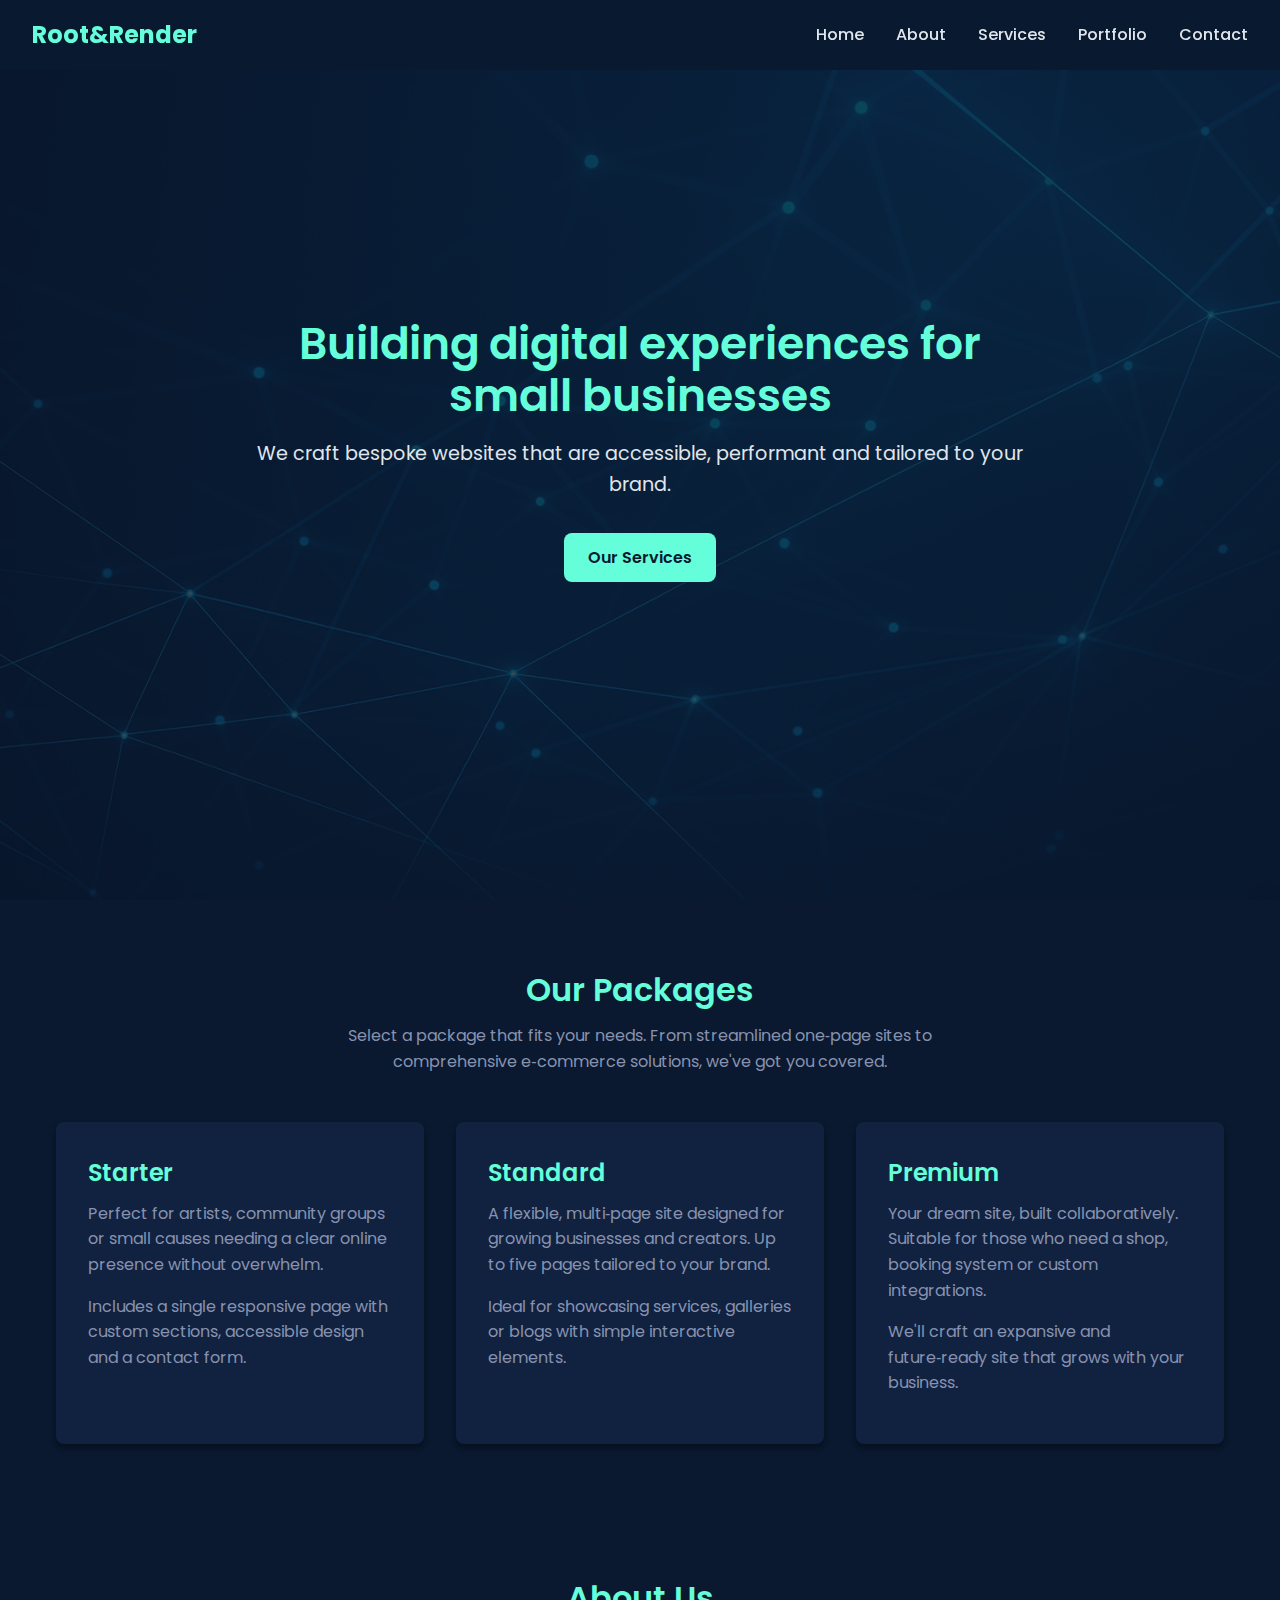
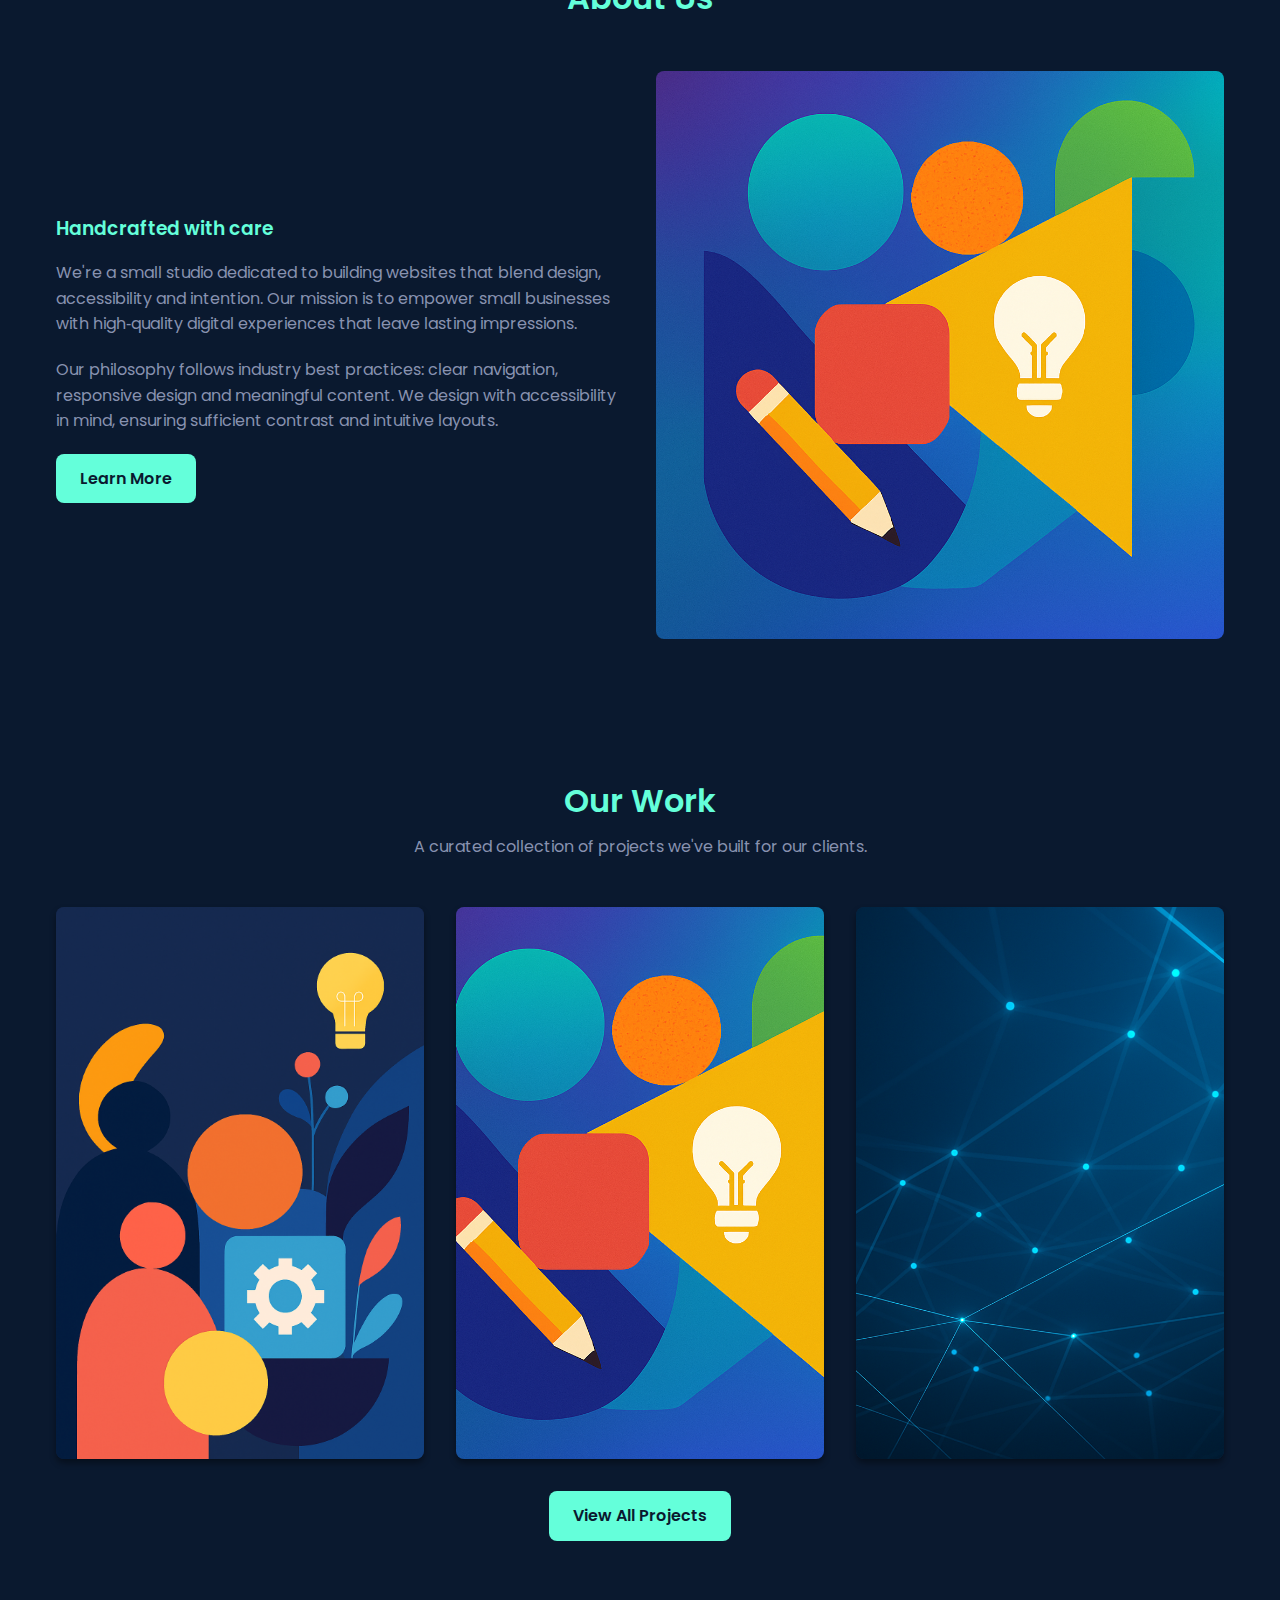
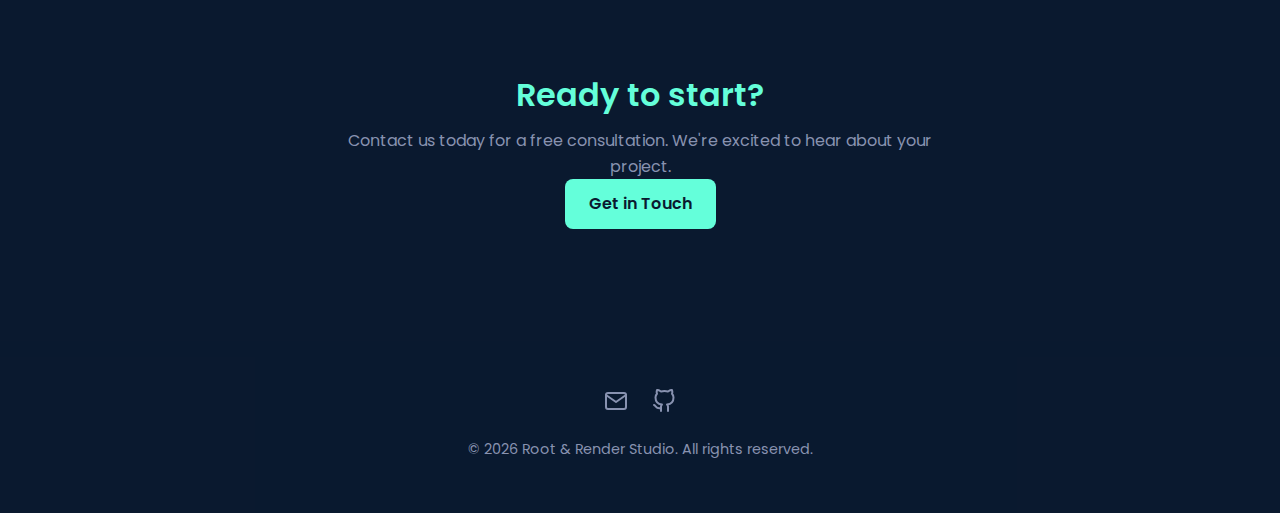
<file: index.html>
<!DOCTYPE html>
<html lang="en">
<head>
  <meta charset="UTF-8">
  <meta name="viewport" content="width=device-width, initial-scale=1.0">
  <meta name="description" content="Tech Development Studio builds bespoke websites for small businesses, blending design, accessibility and performance.">
  <title>Root & Render Studio</title>
  <!-- Preconnect to improve font loading performance -->
  <link rel="preconnect" href="https://fonts.gstatic.com" crossorigin>
  <link href="https://fonts.googleapis.com/css2?family=Poppins:wght@400;500;600;700&display=swap" rel="stylesheet">
  <link rel="stylesheet" href="style.css">
</head>
<body>
  <!-- Site navigation -->
  <nav role="navigation">
    <div class="logo">Root&Render</div>
    <button class="nav-toggle" aria-label="Open menu" aria-expanded="false">
      <span></span>
      <span></span>
      <span></span>
    </button>
    <ul>
      <li><a href="index.html">Home</a></li>
      <li><a href="about.html">About</a></li>
      <li><a href="services.html">Services</a></li>
      <li><a href="portfolio.html">Portfolio</a></li>
      <li><a href="contact.html">Contact</a></li>
    </ul>
  </nav>

  <!-- Hero section -->
  <header class="hero" aria-label="Hero section with introduction">
    <div class="hero-content">
      <h1>Building digital experiences for small businesses</h1>
      <p>We craft bespoke websites that are accessible, performant and tailored to your brand.</p>
      <a href="services.html" class="button">Our Services</a>
    </div>
  </header>

  <!-- Services overview section -->
  <section id="packages">
    <div class="section-heading">
      <h2>Our Packages</h2>
      <p>Select a package that fits your needs. From streamlined one‑page sites to comprehensive e‑commerce solutions, we've got you covered.</p>
    </div>
    <div class="cards-grid">
      <div class="card">
        <h3>Starter</h3>
        <p>Perfect for artists, community groups or small causes needing a clear online presence without overwhelm.</p>
        <p>Includes a single responsive page with custom sections, accessible design and a contact form.</p>
      </div>
      <div class="card">
        <h3>Standard</h3>
        <p>A flexible, multi‑page site designed for growing businesses and creators. Up to five pages tailored to your brand.</p>
        <p>Ideal for showcasing services, galleries or blogs with simple interactive elements.</p>
      </div>
      <div class="card">
        <h3>Premium</h3>
        <p>Your dream site, built collaboratively. Suitable for those who need a shop, booking system or custom integrations.</p>
        <p>We'll craft an expansive and future‑ready site that grows with your business.</p>
      </div>
    </div>
  </section>

  <!-- About preview section -->
  <section id="about-preview">
    <div class="section-heading">
      <h2>About Us</h2>
    </div>
    <div class="about-container">
      <div class="about-text">
        <h3>Handcrafted with care</h3>
        <p>We're a small studio dedicated to building websites that blend design, accessibility and intention. Our mission is to empower small businesses with high‑quality digital experiences that leave lasting impressions.</p>
        <p>Our philosophy follows industry best practices: clear navigation, responsive design and meaningful content. We design with accessibility in mind, ensuring sufficient contrast and intuitive layouts.</p>
        <a href="about.html" class="button">Learn More</a>
      </div>
      <div class="about-image">
        <img src="images/creative.png" alt="Abstract representation of creativity and collaboration">
      </div>
    </div>
  </section>

  <!-- Portfolio preview section -->
  <section id="work-preview">
    <div class="section-heading">
      <h2>Our Work</h2>
      <p>A curated collection of projects we've built for our clients.</p>
    </div>
    <div class="portfolio-grid">
      <a href="https://stellular-fox-4bf26e.netlify.app/" class="portfolio-item" aria-label="Project One sample">
        <img src="images/code.png" alt="Abstract project representation">
        <div class="portfolio-info">
          <h4>Project One</h4>
          <p>Custom Storefront website for a Bookstore</p>
        </div>
      </a>
      <a href="https://fascinating-sprinkles-64ebd1.netlify.app/" class="portfolio-item" aria-label="Project Two sample">
        <img src="images/creative.png" alt="Abstract project representation">
        <div class="portfolio-info">
          <h4>Project Two</h4>
          <p>E‑commerce shop for a local crafts business.</p>
        </div>
      </a>
      <a href="https://synapseworks.github.io/improved_grocery_planner/" class="portfolio-item" aria-label="Project Three sample">
        <img src="images/hero.png" alt="Abstract project representation">
        <div class="portfolio-info">
          <h4>Project Three</h4>
          <p>Customized Grocery Planner Application</p>
        </div>
      </a>
    </div>
    <div style="text-align: center; margin-top: 2rem;">
      <a href="portfolio.html" class="button">View All Projects</a>
    </div>
  </section>

  <!-- Call‑to‑action section -->
  <section id="cta-contact">
    <div class="section-heading">
      <h2>Ready to start?</h2>
      <p>Contact us today for a free consultation. We're excited to hear about your project.</p>
      <a href="contact.html" class="button">Get in Touch</a>
    </div>
  </section>

  <!-- Footer -->
  <footer>
    <div class="social-links">
      <a href="mailto:Adam.Taylor1993@outlook.com" aria-label="Send an email">
        <svg xmlns="http://www.w3.org/2000/svg" width="24" height="24" viewBox="0 0 24 24" fill="none" stroke="currentColor" stroke-width="2" stroke-linecap="round" stroke-linejoin="round"><path d="M4 4h16c1.1 0 2 .9 2 2v12c0 1.1-.9 2-2 2H4c-1.1 0-2-.9-2-2V6c0-1.1.9-2 2-2z"/><polyline points="22,6 12,13 2,6"/></svg>
      </a>
      <a href="https://github.com/SynapseWorks" target="_blank" rel="noopener" aria-label="GitHub profile">
        <svg xmlns="http://www.w3.org/2000/svg" width="24" height="24" viewBox="0 0 24 24" fill="none" stroke="currentColor" stroke-width="2" stroke-linecap="round" stroke-linejoin="round"><path d="M9 19c-5 1.5-5-2.5-7-3m14 6v-3.87a3.37 3.37 0 0 0-.94-2.61c3.14-.35 6.44-1.54 6.44-7A5.44 5.44 0 0 0 20 4.77 5.07 5.07 0 0 0 19.91 1S18.73.65 16 2.48a13.38 13.38 0 0 0-7 0C6.27.65 5.09 1 5.09 1A5.07 5.07 0 0 0 5 4.77a5.44 5.44 0 0 0-1.5 3.78c0 5.42 3.3 6.61 6.44 7A3.37 3.37 0 0 0 9 18.13V22"/></svg>
      </a>
    </div>
    <p>&copy; <span id="year"></span> Root & Render Studio. All rights reserved.</p>
  </footer>

  <script src="script.js"></script>
  <script>
    // update year in footer
    document.getElementById('year').textContent = new Date().getFullYear();
  </script>
</body>
</html>
</file>
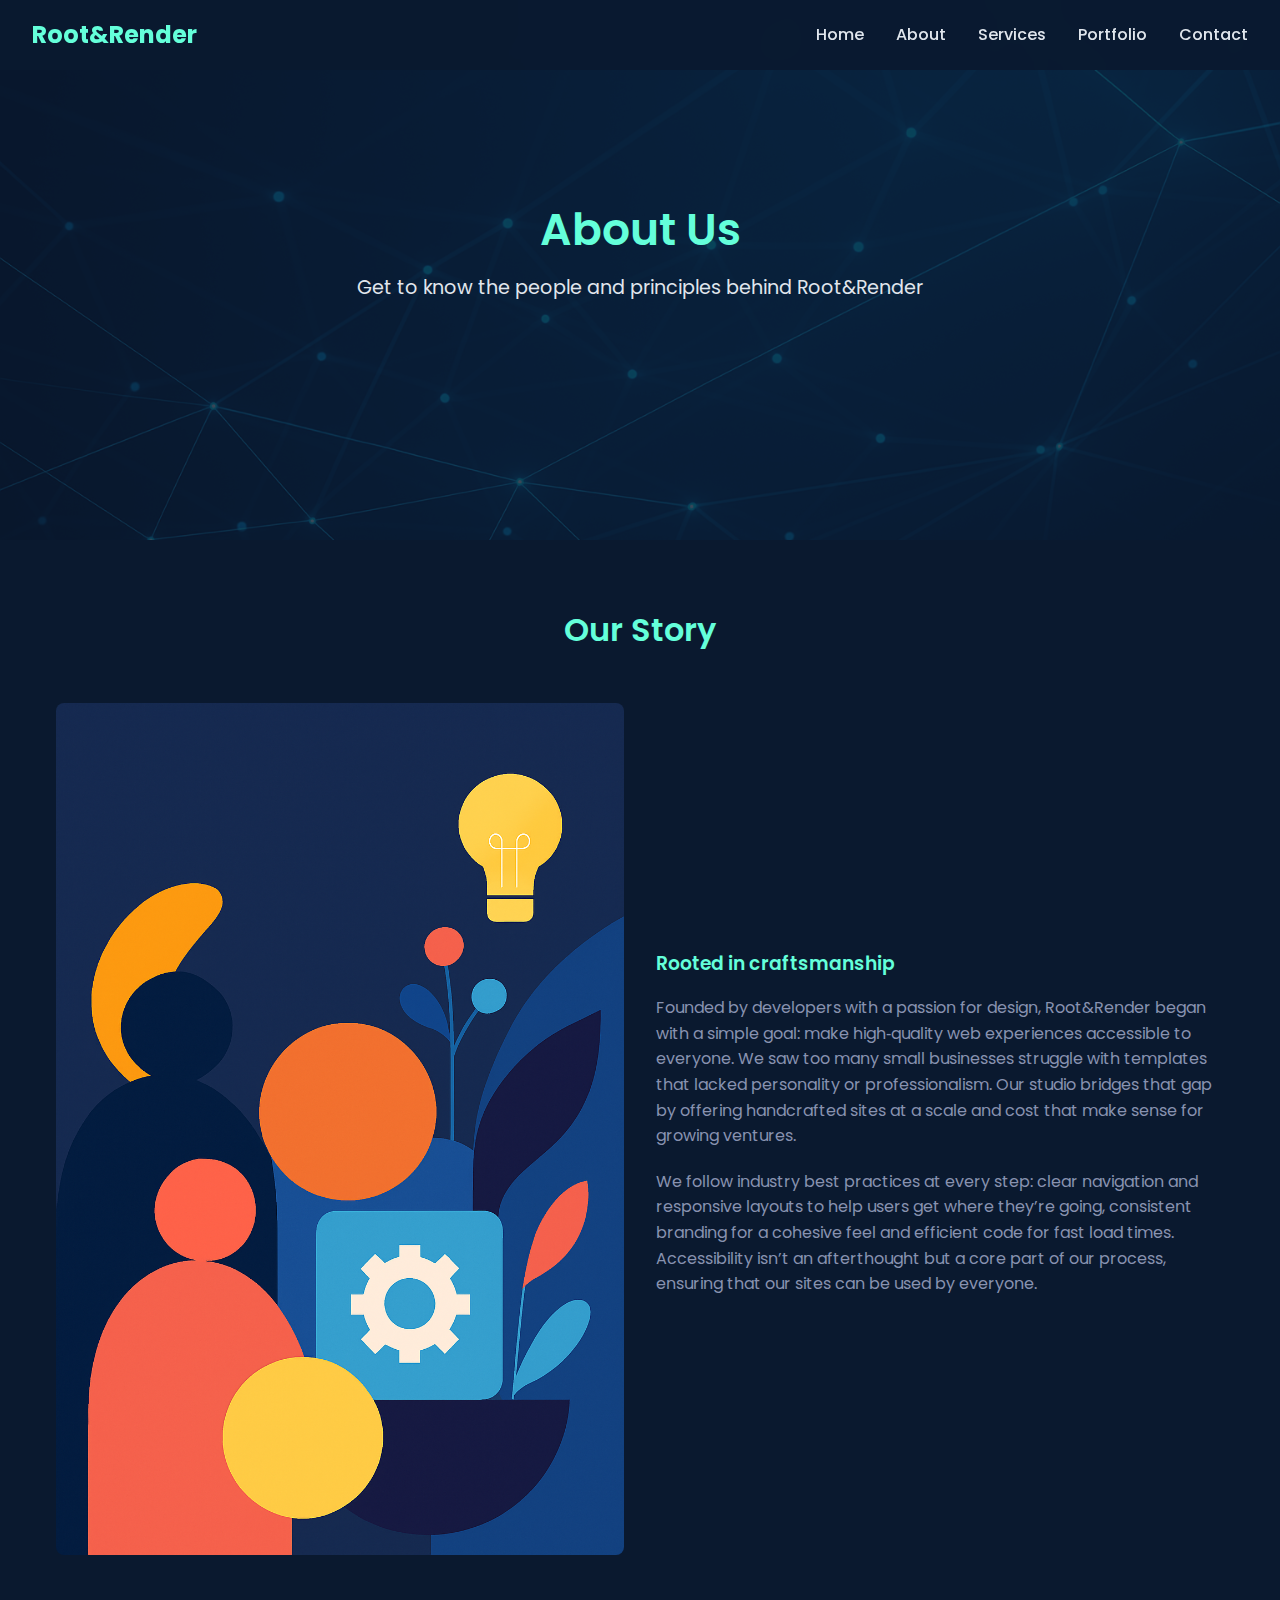
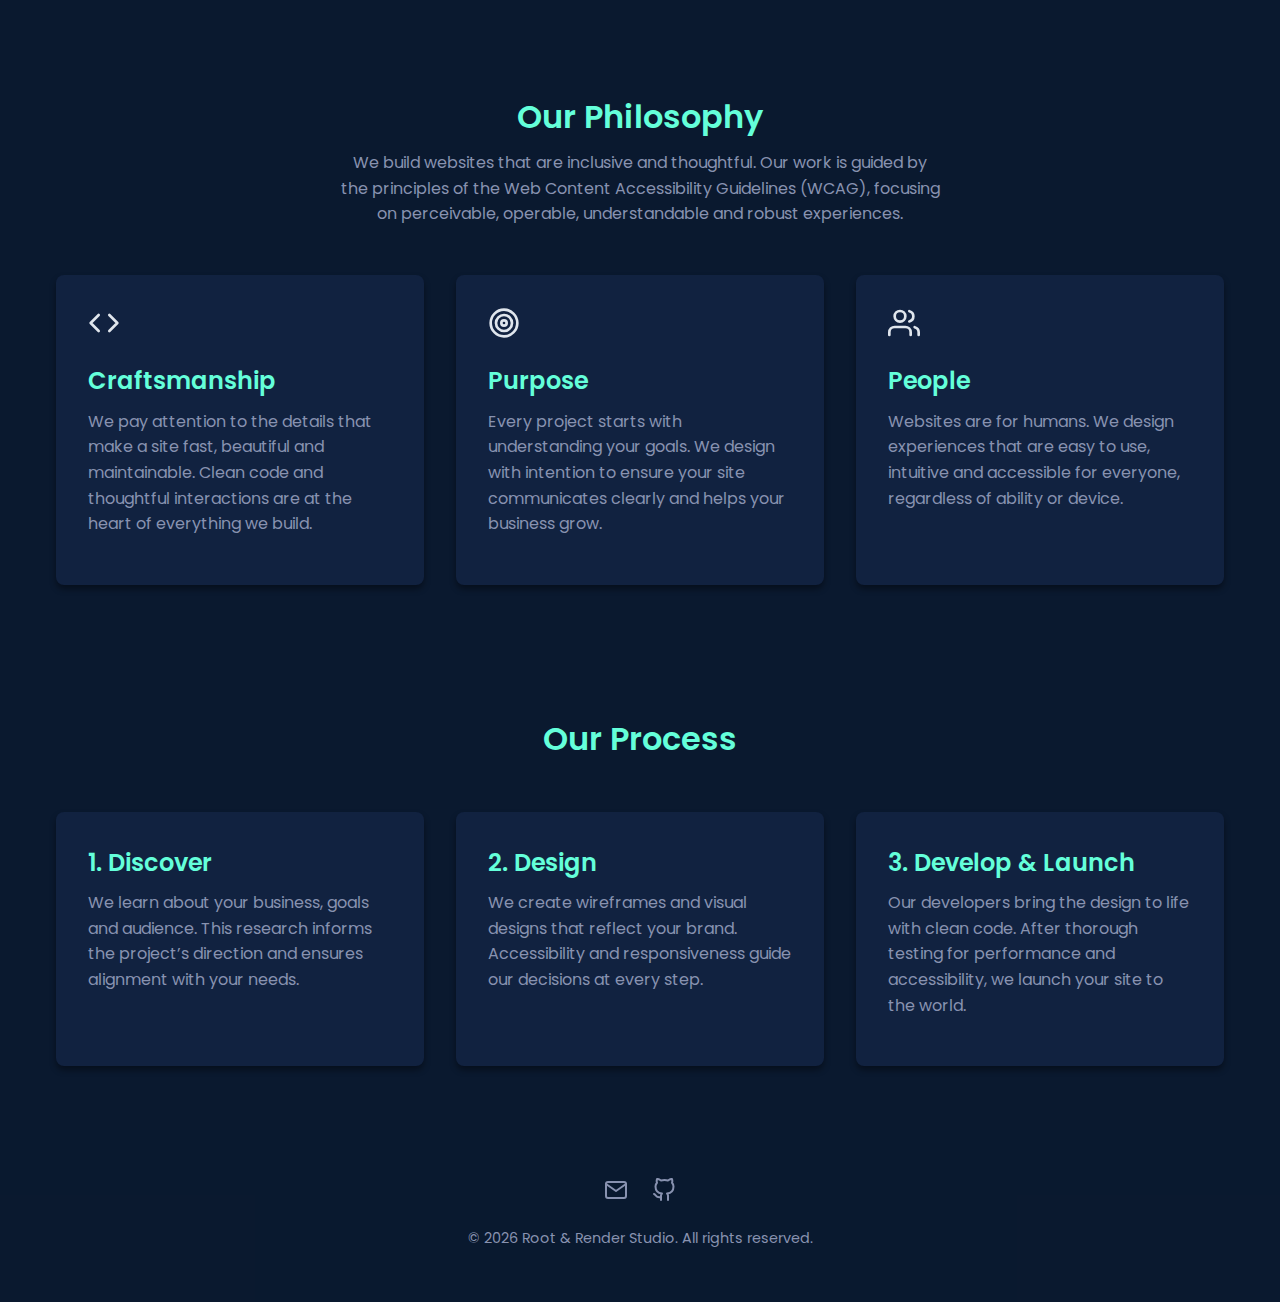
<file: about.html>
<!DOCTYPE html>
<html lang="en">
<head>
  <meta charset="UTF-8">
  <meta name="viewport" content="width=device-width, initial-scale=1.0">
  <meta name="description" content="Learn about Root & Render – our story, philosophy and process of building accessible websites for small businesses.">
  <title>About Us | Root&Render Studio</title>
  <link rel="preconnect" href="https://fonts.gstatic.com" crossorigin>
  <link href="https://fonts.googleapis.com/css2?family=Poppins:wght@400;500;600;700&display=swap" rel="stylesheet">
  <link rel="stylesheet" href="style.css">
</head>
<body>
  <nav role="navigation">
    <div class="logo">Root&Render</div>
    <button class="nav-toggle" aria-label="Open menu" aria-expanded="false">
      <span></span>
      <span></span>
      <span></span>
    </button>
    <ul>
      <li><a href="index.html">Home</a></li>
      <li><a href="about.html">About</a></li>
      <li><a href="services.html">Services</a></li>
      <li><a href="portfolio.html">Portfolio</a></li>
      <li><a href="contact.html">Contact</a></li>
    </ul>
  </nav>

  <!-- About hero section -->
  <header class="hero" style="height: 60vh; background-image: url('images/hero.png');" aria-label="About page hero">
    <div class="hero-content">
      <h1>About Us</h1>
      <p>Get to know the people and principles behind Root&Render</p>
    </div>
  </header>

  <!-- Story section -->
  <section id="story">
    <div class="section-heading">
      <h2>Our Story</h2>
    </div>
    <div class="about-container">
      <div class="about-image">
        <img src="images/code.png" alt="Abstract illustration representing code and development">
      </div>
      <div class="about-text">
        <h3>Rooted in craftsmanship</h3>
        <p>Founded by developers with a passion for design, Root&Render began with a simple goal: make high‑quality web experiences accessible to everyone. We saw too many small businesses struggle with templates that lacked personality or professionalism. Our studio bridges that gap by offering handcrafted sites at a scale and cost that make sense for growing ventures.</p>
        <p>We follow industry best practices at every step: clear navigation and responsive layouts to help users get where they’re going, consistent branding for a cohesive feel and efficient code for fast load times. Accessibility isn’t an afterthought but a core part of our process, ensuring that our sites can be used by everyone.</p>
      </div>
    </div>
  </section>

  <!-- Philosophy and values section -->
  <section id="philosophy">
    <div class="section-heading">
      <h2>Our Philosophy</h2>
      <p>We build websites that are inclusive and thoughtful. Our work is guided by the principles of the Web Content Accessibility Guidelines (WCAG), focusing on perceivable, operable, understandable and robust experiences.</p>
    </div>
    <div class="cards-grid">
      <div class="card">
        <!-- code icon -->
        <div style="margin-bottom: 1rem;">
          <svg xmlns="http://www.w3.org/2000/svg" width="32" height="32" viewBox="0 0 24 24" fill="none" stroke="currentColor" stroke-width="2" stroke-linecap="round" stroke-linejoin="round"><polyline points="16 18 22 12 16 6"/><polyline points="8 6 2 12 8 18"/></svg>
        </div>
        <h3>Craftsmanship</h3>
        <p>We pay attention to the details that make a site fast, beautiful and maintainable. Clean code and thoughtful interactions are at the heart of everything we build.</p>
      </div>
      <div class="card">
        <!-- target icon -->
        <div style="margin-bottom: 1rem;">
          <svg xmlns="http://www.w3.org/2000/svg" width="32" height="32" viewBox="0 0 24 24" fill="none" stroke="currentColor" stroke-width="2" stroke-linecap="round" stroke-linejoin="round"><circle cx="12" cy="12" r="10"/><circle cx="12" cy="12" r="6"/><circle cx="12" cy="12" r="2"/></svg>
        </div>
        <h3>Purpose</h3>
        <p>Every project starts with understanding your goals. We design with intention to ensure your site communicates clearly and helps your business grow.</p>
      </div>
      <div class="card">
        <!-- users icon -->
        <div style="margin-bottom: 1rem;">
          <svg xmlns="http://www.w3.org/2000/svg" width="32" height="32" viewBox="0 0 24 24" fill="none" stroke="currentColor" stroke-width="2" stroke-linecap="round" stroke-linejoin="round"><path d="M17 21v-2a4 4 0 0 0-4-4H5a4 4 0 0 0-4 4v2"/><circle cx="9" cy="7" r="4"/><path d="M23 21v-2a4 4 0 0 0-3-3.87"/><path d="M16 3.13a4 4 0 0 1 0 7.75"/></svg>
        </div>
        <h3>People</h3>
        <p>Websites are for humans. We design experiences that are easy to use, intuitive and accessible for everyone, regardless of ability or device.</p>
      </div>
    </div>
  </section>

  <!-- Process section -->
  <section id="process">
    <div class="section-heading">
      <h2>Our Process</h2>
    </div>
    <div class="cards-grid">
      <div class="card">
        <h3>1. Discover</h3>
        <p>We learn about your business, goals and audience. This research informs the project’s direction and ensures alignment with your needs.</p>
      </div>
      <div class="card">
        <h3>2. Design</h3>
        <p>We create wireframes and visual designs that reflect your brand. Accessibility and responsiveness guide our decisions at every step.</p>
      </div>
      <div class="card">
        <h3>3. Develop & Launch</h3>
        <p>Our developers bring the design to life with clean code. After thorough testing for performance and accessibility, we launch your site to the world.</p>
      </div>
    </div>
  </section>

  <!-- Footer -->
  <footer>
    <div class="social-links">
      <a href="mailto:adam.Taylor1993@outlook.com" aria-label="Send an email">
        <svg xmlns="http://www.w3.org/2000/svg" width="24" height="24" viewBox="0 0 24 24" fill="none" stroke="currentColor" stroke-width="2" stroke-linecap="round" stroke-linejoin="round"><path d="M4 4h16c1.1 0 2 .9 2 2v12c0 1.1-.9 2-2 2H4c-1.1 0-2-.9-2-2V6c0-1.1.9-2 2-2z"/><polyline points="22,6 12,13 2,6"/></svg>
      </a>
      <a href="https://github.com/SynapseWorks" target="_blank" rel="noopener" aria-label="GitHub profile">
        <svg xmlns="http://www.w3.org/2000/svg" width="24" height="24" viewBox="0 0 24 24" fill="none" stroke="currentColor" stroke-width="2" stroke-linecap="round" stroke-linejoin="round"><path d="M9 19c-5 1.5-5-2.5-7-3m14 6v-3.87a3.37 3.37 0 0 0-.94-2.61c3.14-.35 6.44-1.54 6.44-7A5.44 5.44 0 0 0 20 4.77 5.07 5.07 0 0 0 19.91 1S18.73.65 16 2.48a13.38 13.38 0 0 0-7 0C6.27.65 5.09 1 5.09 1A5.07 5.07 0 0 0 5 4.77a5.44 5.44 0 0 0-1.5 3.78c0 5.42 3.3 6.61 6.44 7A3.37 3.37 0 0 0 9 18.13V22"/></svg>
      </a>
    </div>
    <p>&copy; <span id="year"></span> Root & Render Studio. All rights reserved.</p>
  </footer>

  <script src="script.js"></script>
  <script>
    document.getElementById('year').textContent = new Date().getFullYear();
  </script>
</body>
</html>
</file>
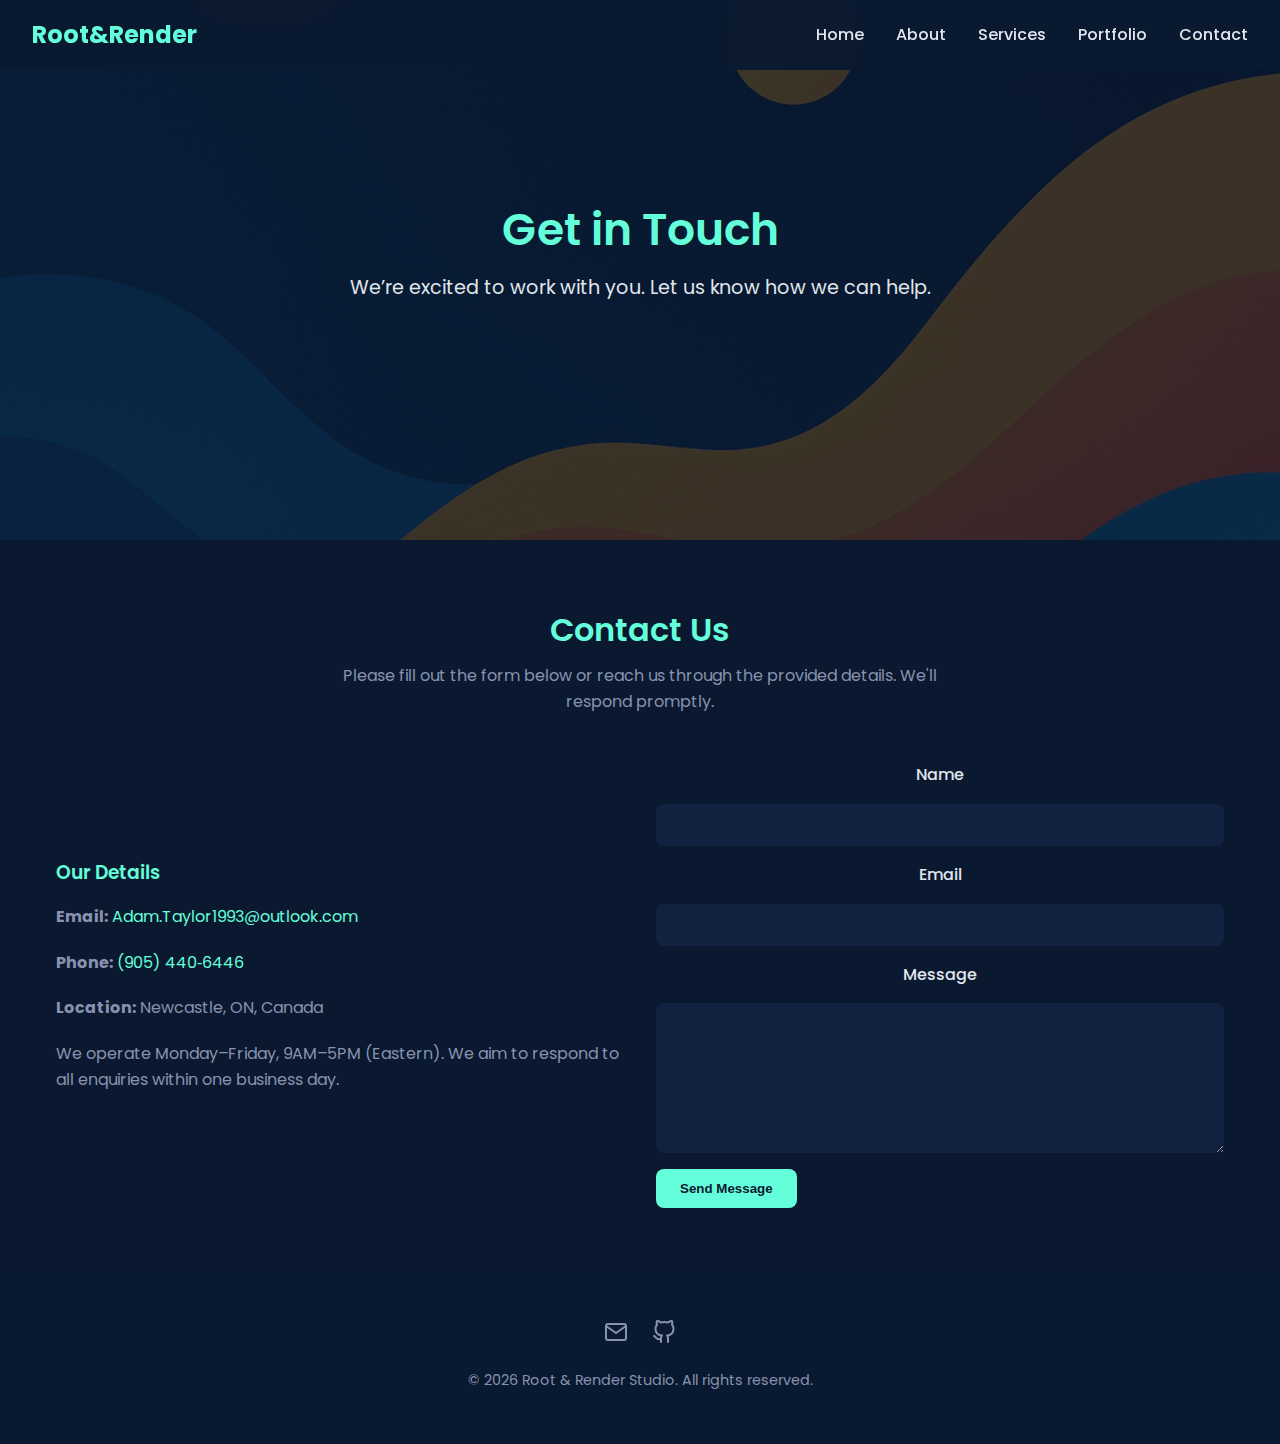
<file: contact.html>
<!DOCTYPE html>
<html lang="en">
<head>
  <meta charset="UTF-8">
  <meta name="viewport" content="width=device-width, initial-scale=1.0">
  <meta name="description" content="Get in touch with Root & Render Studio. We're ready to hear about your project and help your business grow online.">
  <title>Contact | Root & Render</title>
  <link rel="preconnect" href="https://fonts.gstatic.com" crossorigin>
  <link href="https://fonts.googleapis.com/css2?family=Poppins:wght@400;500;600;700&display=swap" rel="stylesheet">
  <link rel="stylesheet" href="style.css">
</head>
<body>
  <nav role="navigation">
    <div class="logo">Root&Render</div>
    <button class="nav-toggle" aria-label="Open menu" aria-expanded="false">
      <span></span>
      <span></span>
      <span></span>
    </button>
    <ul>
      <li><a href="index.html">Home</a></li>
      <li><a href="about.html">About</a></li>
      <li><a href="services.html">Services</a></li>
      <li><a href="portfolio.html">Portfolio</a></li>
      <li><a href="contact.html">Contact</a></li>
    </ul>
  </nav>

  <!-- Contact hero section -->
  <header class="hero" style="height: 60vh; background-image: url('images/waves.png');" aria-label="Contact hero">
    <div class="hero-content">
      <h1>Get in Touch</h1>
      <p>We’re excited to work with you. Let us know how we can help.</p>
    </div>
  </header>

  <!-- Contact section -->
  <section id="contact-details">
    <div class="section-heading">
      <h2>Contact Us</h2>
      <p>Please fill out the form below or reach us through the provided details. We'll respond promptly.</p>
    </div>
    <div class="about-container">
      <!-- Contact info -->
      <div class="about-text">
        <h3>Our Details</h3>
        <p><strong>Email:</strong> <a href="mailto:info@techdevstudio.com">Adam.Taylor1993@outlook.com</a></p>
        <p><strong>Phone:</strong> <a href="tel:+19054406446">(905) 440‑6446</a></p>
        <p><strong>Location:</strong> Newcastle, ON, Canada</p>
        <p>We operate Monday–Friday, 9AM–5PM (Eastern). We aim to respond to all enquiries within one business day.</p>
      </div>
      <!-- Contact form -->
      <div class="about-image" style="flex:1;">
        <form class="contact-form" aria-label="Contact form">
          <label for="name">Name</label>
          <input type="text" id="name" name="name" required aria-required="true">
          <label for="email">Email</label>
          <input type="email" id="email" name="email" required aria-required="true">
          <label for="message">Message</label>
          <textarea id="message" name="message" required aria-required="true"></textarea>
          <button type="submit">Send Message</button>
        </form>
      </div>
    </div>
  </section>

  <!-- Footer -->
  <footer>
    <div class="social-links">
      <a href="mailto:Adam.Taylor1993@outlook.com" aria-label="Send an email">
        <svg xmlns="http://www.w3.org/2000/svg" width="24" height="24" viewBox="0 0 24 24" fill="none" stroke="currentColor" stroke-width="2" stroke-linecap="round" stroke-linejoin="round"><path d="M4 4h16c1.1 0 2 .9 2 2v12c0 1.1-.9 2-2 2H4c-1.1 0-2-.9-2-2V6c0-1.1.9-2 2-2z"/><polyline points="22,6 12,13 2,6"/></svg>
      </a>
      <a href="https://github.com/SynapseWorks/" target="_blank" rel="noopener" aria-label="GitHub profile">
        <svg xmlns="http://www.w3.org/2000/svg" width="24" height="24" viewBox="0 0 24 24" fill="none" stroke="currentColor" stroke-width="2" stroke-linecap="round" stroke-linejoin="round"><path d="M9 19c-5 1.5-5-2.5-7-3m14 6v-3.87a3.37 3.37 0 0 0-.94-2.61c3.14-.35 6.44-1.54 6.44-7A5.44 5.44 0 0 0 20 4.77 5.07 5.07 0 0 0 19.91 1S18.73.65 16 2.48a13.38 13.38 0 0 0-7 0C6.27.65 5.09 1 5.09 1A5.07 5.07 0 0 0 5 4.77a5.44 5.44 0 0 0-1.5 3.78c0 5.42 3.3 6.61 6.44 7A3.37 3.37 0 0 0 9 18.13V22"/></svg>
      </a>
    </div>
    <p>&copy; <span id="year"></span> Root & Render Studio. All rights reserved.</p>
  </footer>

  <script src="script.js"></script>
  <script>
    document.getElementById('year').textContent = new Date().getFullYear();
  </script>
</body>
</html>
</file>
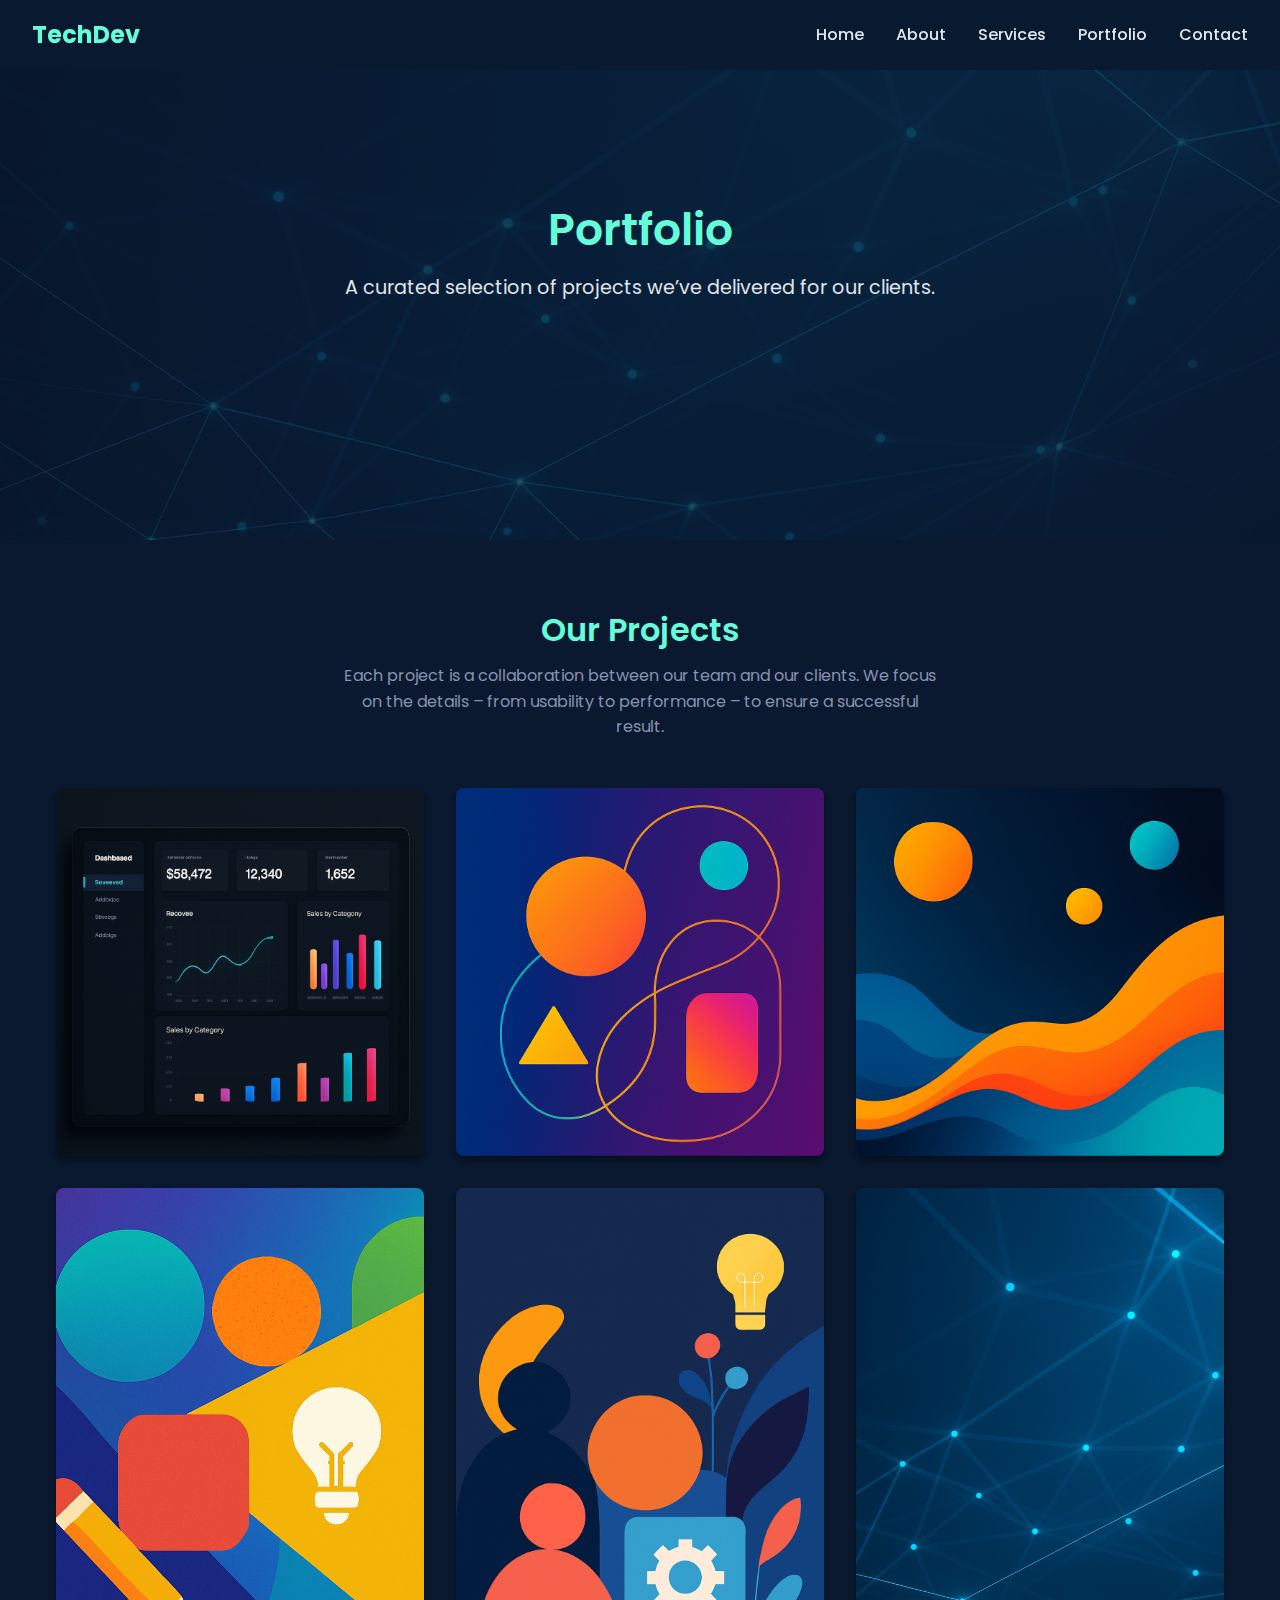
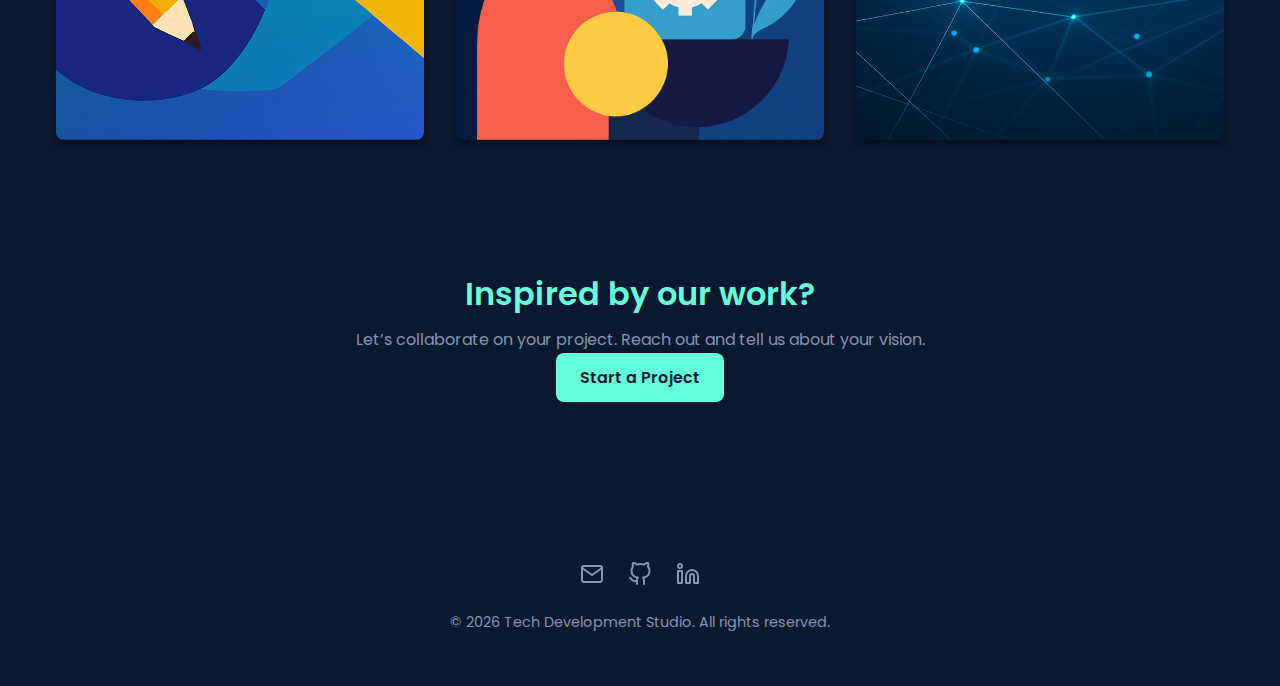
<file: portfolio.html>
<!DOCTYPE html>
<html lang="en">
<head>
  <meta charset="UTF-8">
  <meta name="viewport" content="width=device-width, initial-scale=1.0">
  <meta name="description" content="Explore projects crafted by Tech Development Studio. Our portfolio showcases custom websites, dashboards and creative solutions for small businesses.">
  <title>Portfolio | Tech Development Studio</title>
  <link rel="preconnect" href="https://fonts.gstatic.com" crossorigin>
  <link href="https://fonts.googleapis.com/css2?family=Poppins:wght@400;500;600;700&display=swap" rel="stylesheet">
  <link rel="stylesheet" href="style.css">
</head>
<body>
  <nav role="navigation">
    <div class="logo">TechDev</div>
    <button class="nav-toggle" aria-label="Open menu" aria-expanded="false">
      <span></span>
      <span></span>
      <span></span>
    </button>
    <ul>
      <li><a href="index.html">Home</a></li>
      <li><a href="about.html">About</a></li>
      <li><a href="services.html">Services</a></li>
      <li><a href="portfolio.html">Portfolio</a></li>
      <li><a href="contact.html">Contact</a></li>
    </ul>
  </nav>

  <!-- Portfolio hero section -->
  <header class="hero" style="height: 60vh; background-image: url('images/hero.png');" aria-label="Portfolio hero">
    <div class="hero-content">
      <h1>Portfolio</h1>
      <p>A curated selection of projects we’ve delivered for our clients.</p>
    </div>
  </header>

  <!-- Portfolio grid section -->
  <section id="portfolio-items">
    <div class="section-heading">
      <h2>Our Projects</h2>
      <p>Each project is a collaboration between our team and our clients. We focus on the details – from usability to performance – to ensure a successful result.</p>
    </div>
    <div class="portfolio-grid">
      <a href="#" class="portfolio-item" aria-label="Analytics dashboard project">
        <img src="images/dashboard.png" alt="Analytics dashboard interface">
        <div class="portfolio-info">
          <h4>Analytics Dashboard</h4>
          <p>Custom business analytics dashboard for data‑driven decision making.</p>
        </div>
      </a>
      <a href="#" class="portfolio-item" aria-label="Mobile app project">
        <img src="images/mobile.png" alt="Colourful abstract mobile app representation">
        <div class="portfolio-info">
          <h4>Mobile App Concept</h4>
          <p>Conceptual UI for a mobile payment app with vibrant gradients.</p>
        </div>
      </a>
      <a href="#" class="portfolio-item" aria-label="Abstract waves project">
        <img src="images/waves.png" alt="Abstract waves and circles">
        <div class="portfolio-info">
          <h4>Brand Illustration</h4>
          <p>Abstract brand artwork used for a marketing campaign.</p>
        </div>
      </a>
      <a href="#" class="portfolio-item" aria-label="Creative concept project">
        <img src="images/creative.png" alt="Creative abstract shapes">
        <div class="portfolio-info">
          <h4>Creative Concept</h4>
          <p>Illustrative assets for a design studio’s website.</p>
        </div>
      </a>
      <a href="#" class="portfolio-item" aria-label="Coding illustration project">
        <img src="images/code.png" alt="Coding illustration">
        <div class="portfolio-info">
          <h4>Developer Portfolio</h4>
          <p>Personal site for a developer showcasing projects and blog posts.</p>
        </div>
      </a>
      <a href="#" class="portfolio-item" aria-label="Hero network project">
        <img src="images/hero.png" alt="Network background illustration">
        <div class="portfolio-info">
          <h4>Network Landing</h4>
          <p>Landing page for a networking startup with a modern aesthetic.</p>
        </div>
      </a>
    </div>
  </section>

  <!-- CTA -->
  <section id="portfolio-cta">
    <div class="section-heading">
      <h2>Inspired by our work?</h2>
      <p>Let’s collaborate on your project. Reach out and tell us about your vision.</p>
      <a href="contact.html" class="button">Start a Project</a>
    </div>
  </section>

  <!-- Footer -->
  <footer>
    <div class="social-links">
      <a href="mailto:info@techdevstudio.com" aria-label="Send an email">
        <svg xmlns="http://www.w3.org/2000/svg" width="24" height="24" viewBox="0 0 24 24" fill="none" stroke="currentColor" stroke-width="2" stroke-linecap="round" stroke-linejoin="round"><path d="M4 4h16c1.1 0 2 .9 2 2v12c0 1.1-.9 2-2 2H4c-1.1 0-2-.9-2-2V6c0-1.1.9-2 2-2z"/><polyline points="22,6 12,13 2,6"/></svg>
      </a>
      <a href="https://github.com/" target="_blank" rel="noopener" aria-label="GitHub profile">
        <svg xmlns="http://www.w3.org/2000/svg" width="24" height="24" viewBox="0 0 24 24" fill="none" stroke="currentColor" stroke-width="2" stroke-linecap="round" stroke-linejoin="round"><path d="M9 19c-5 1.5-5-2.5-7-3m14 6v-3.87a3.37 3.37 0 0 0-.94-2.61c3.14-.35 6.44-1.54 6.44-7A5.44 5.44 0 0 0 20 4.77 5.07 5.07 0 0 0 19.91 1S18.73.65 16 2.48a13.38 13.38 0 0 0-7 0C6.27.65 5.09 1 5.09 1A5.07 5.07 0 0 0 5 4.77a5.44 5.44 0 0 0-1.5 3.78c0 5.42 3.3 6.61 6.44 7A3.37 3.37 0 0 0 9 18.13V22"/></svg>
      </a>
      <a href="https://www.linkedin.com/" target="_blank" rel="noopener" aria-label="LinkedIn profile">
        <svg xmlns="http://www.w3.org/2000/svg" width="24" height="24" viewBox="0 0 24 24" fill="none" stroke="currentColor" stroke-width="2" stroke-linecap="round" stroke-linejoin="round"><path d="M16 8a6 6 0 0 1 6 6v7h-4v-7a2 2 0 0 0-2-2 2 2 0 0 0-2 2v7h-4v-7a6 6 0 0 1 6-6z"/><rect x="2" y="9" width="4" height="12"/><circle cx="4" cy="4" r="2"/></svg>
      </a>
    </div>
    <p>&copy; <span id="year"></span> Tech Development Studio. All rights reserved.</p>
  </footer>

  <script src="script.js"></script>
  <script>
    document.getElementById('year').textContent = new Date().getFullYear();
  </script>
</body>
</html>
</file>
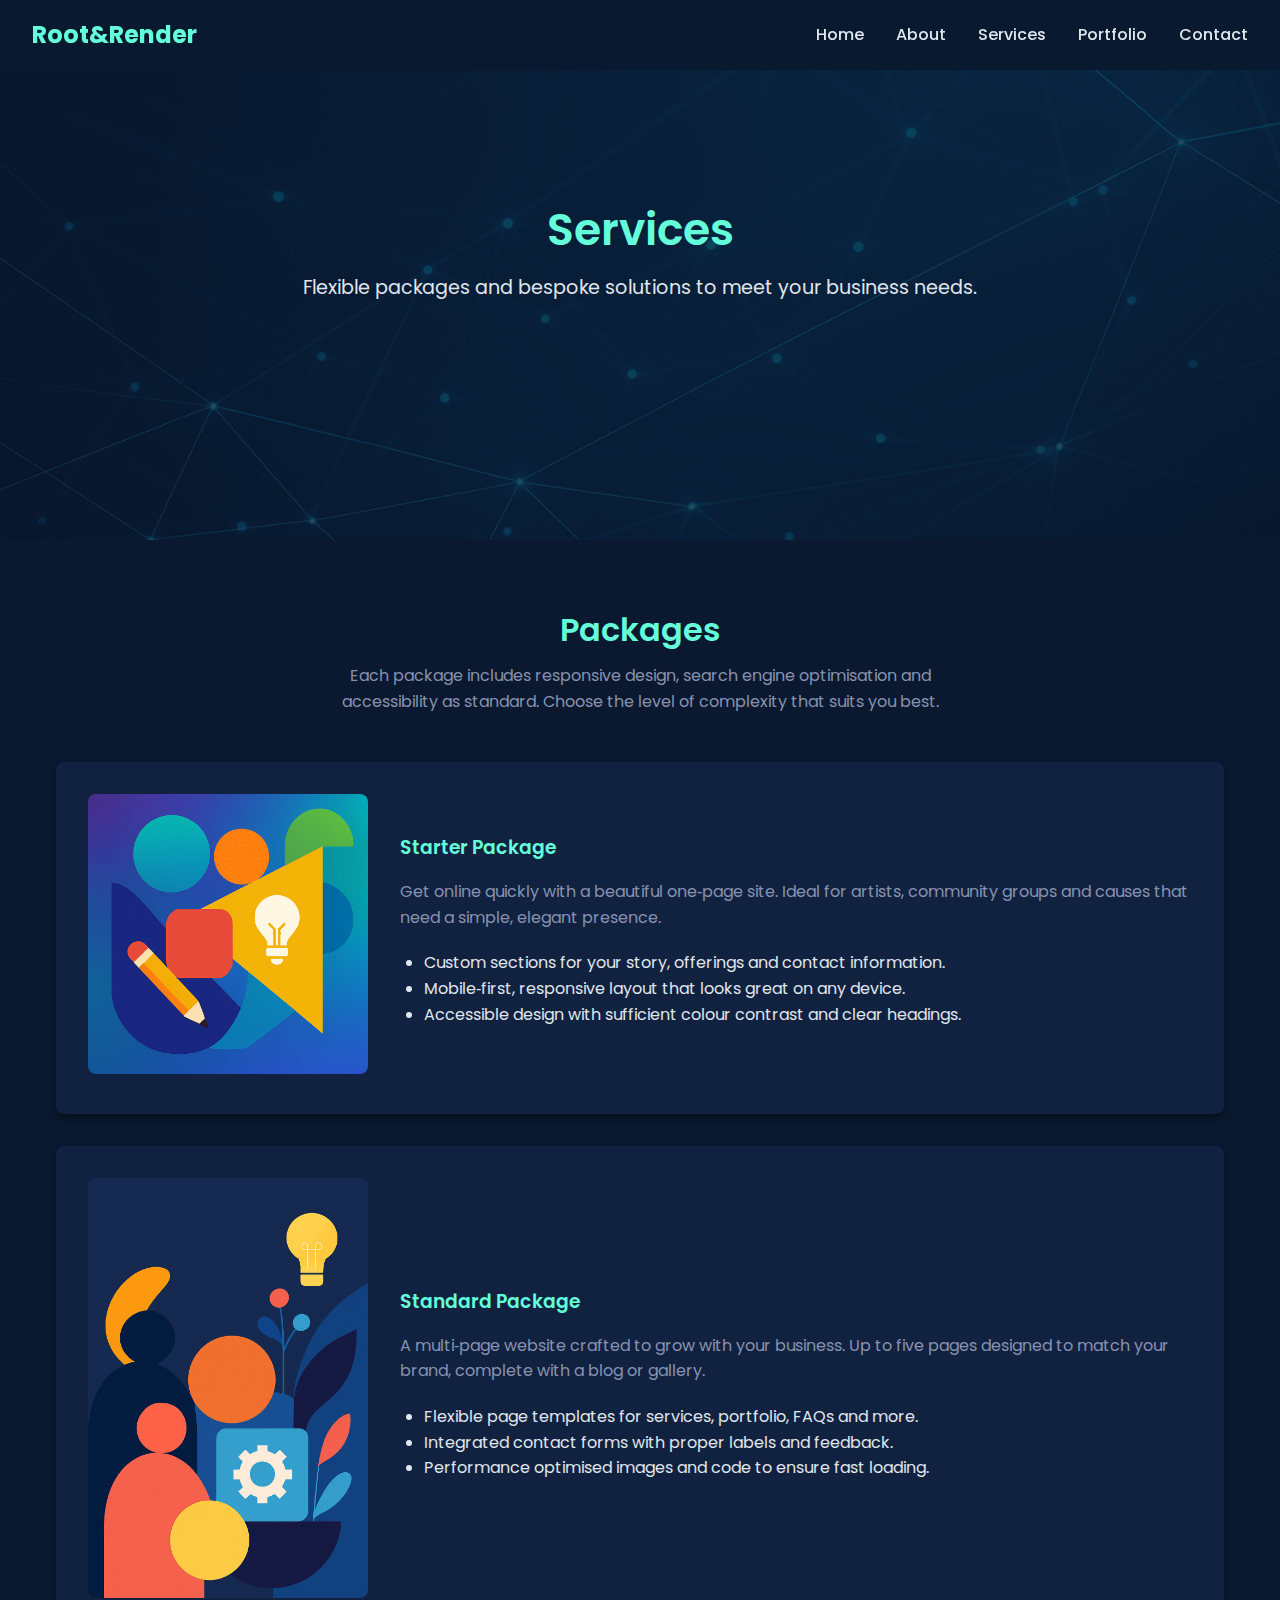
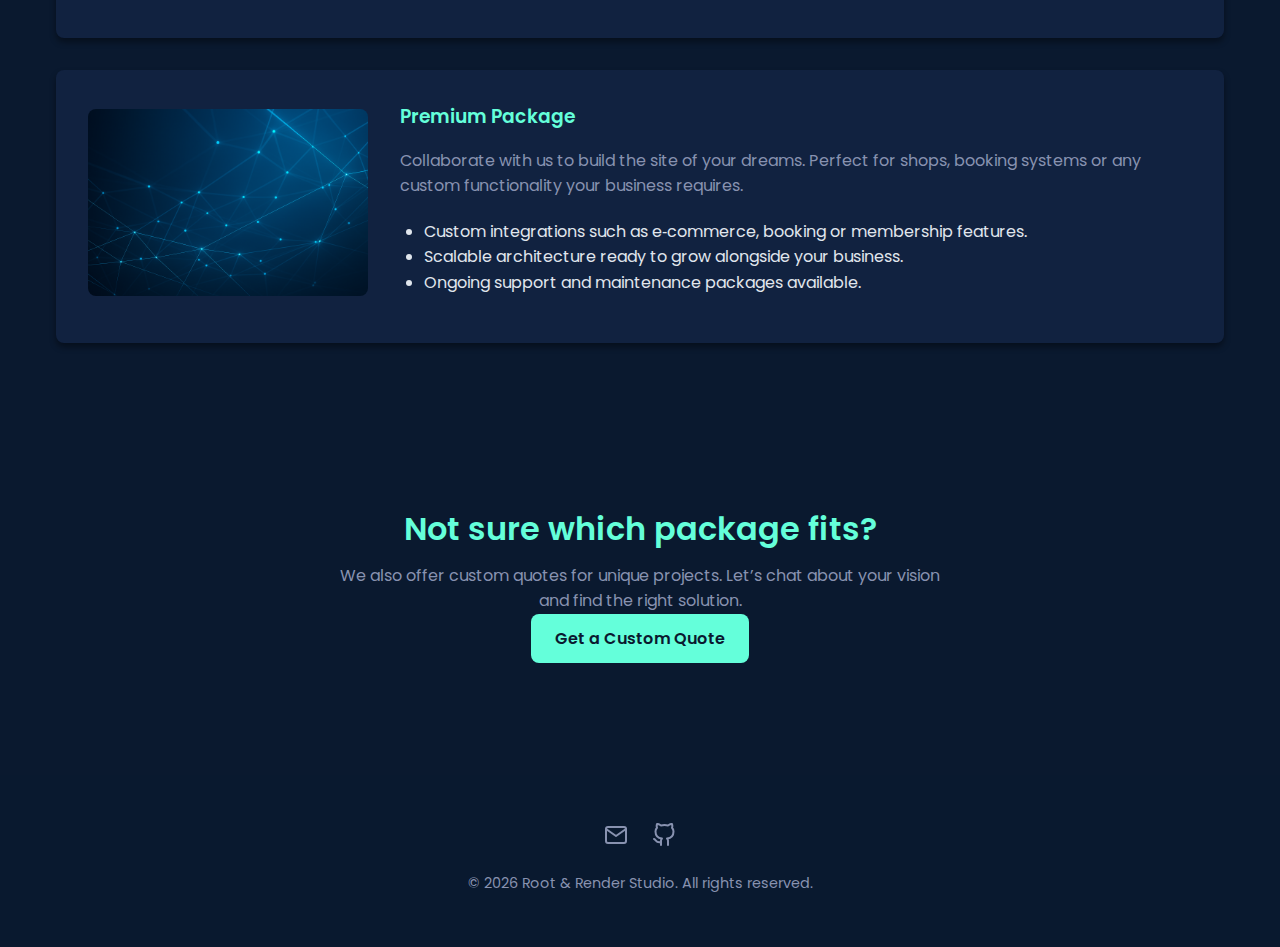
<file: services.html>
<!DOCTYPE html>
<html lang="en">
<head>
  <meta charset="UTF-8">
  <meta name="viewport" content="width=device-width, initial-scale=1.0">
  <meta name="description" content="Discover the service packages offered by Tech Development Studio. From simple one‑page sites to comprehensive custom solutions, we help your business thrive online.">
  <title>Services | Root & Render Studio</title>
  <link rel="preconnect" href="https://fonts.gstatic.com" crossorigin>
  <link href="https://fonts.googleapis.com/css2?family=Poppins:wght@400;500;600;700&display=swap" rel="stylesheet">
  <link rel="stylesheet" href="style.css">
</head>
<body>
  <nav role="navigation">
    <div class="logo">Root&Render</div>
    <button class="nav-toggle" aria-label="Open menu" aria-expanded="false">
      <span></span>
      <span></span>
      <span></span>
    </button>
    <ul>
      <li><a href="index.html">Home</a></li>
      <li><a href="about.html">About</a></li>
      <li><a href="services.html">Services</a></li>
      <li><a href="portfolio.html">Portfolio</a></li>
      <li><a href="contact.html">Contact</a></li>
    </ul>
  </nav>

  <!-- Services hero section -->
  <header class="hero" style="height: 60vh; background-image: url('images/hero.png');" aria-label="Services hero">
    <div class="hero-content">
      <h1>Services</h1>
      <p>Flexible packages and bespoke solutions to meet your business needs.</p>
    </div>
  </header>

  <!-- Packages details -->
  <section id="packages-detail">
    <div class="section-heading">
      <h2>Packages</h2>
      <p>Each package includes responsive design, search engine optimisation and accessibility as standard. Choose the level of complexity that suits you best.</p>
    </div>
    <!-- Starter package -->
    <div class="service-item">
      <div class="service-image">
        <img src="images/creative.png" alt="Illustration for starter package">
      </div>
      <div class="service-content">
        <h3>Starter Package</h3>
        <p>Get online quickly with a beautiful one‑page site. Ideal for artists, community groups and causes that need a simple, elegant presence.</p>
        <ul style="margin-left: 1rem; padding-left: 0.5rem;">
          <li>Custom sections for your story, offerings and contact information.</li>
          <li>Mobile‑first, responsive layout that looks great on any device.</li>
          <li>Accessible design with sufficient colour contrast and clear headings.</li>
        </ul>
      </div>
    </div>
    <!-- Standard package -->
    <div class="service-item">
      <div class="service-image">
        <img src="images/code.png" alt="Illustration for standard package">
      </div>
      <div class="service-content">
        <h3>Standard Package</h3>
        <p>A multi‑page website crafted to grow with your business. Up to five pages designed to match your brand, complete with a blog or gallery.</p>
        <ul style="margin-left: 1rem; padding-left: 0.5rem;">
          <li>Flexible page templates for services, portfolio, FAQs and more.</li>
          <li>Integrated contact forms with proper labels and feedback.</li>
          <li>Performance optimised images and code to ensure fast loading.</li>
        </ul>
      </div>
    </div>
    <!-- Premium package -->
    <div class="service-item">
      <div class="service-image">
        <img src="images/hero.png" alt="Illustration for premium package">
      </div>
      <div class="service-content">
        <h3>Premium Package</h3>
        <p>Collaborate with us to build the site of your dreams. Perfect for shops, booking systems or any custom functionality your business requires.</p>
        <ul style="margin-left: 1rem; padding-left: 0.5rem;">
          <li>Custom integrations such as e‑commerce, booking or membership features.</li>
          <li>Scalable architecture ready to grow alongside your business.</li>
          <li>Ongoing support and maintenance packages available.</li>
        </ul>
      </div>
    </div>
  </section>

  <!-- Contact CTA -->
  <section id="services-cta">
    <div class="section-heading">
      <h2>Not sure which package fits?</h2>
      <p>We also offer custom quotes for unique projects. Let’s chat about your vision and find the right solution.</p>
      <a href="contact.html" class="button">Get a Custom Quote</a>
    </div>
  </section>

  <!-- Footer -->
  <footer>
    <div class="social-links">
      <a href="mailto:Adam.Taylor1993@outlook.com" aria-label="Send an email">
        <svg xmlns="http://www.w3.org/2000/svg" width="24" height="24" viewBox="0 0 24 24" fill="none" stroke="currentColor" stroke-width="2" stroke-linecap="round" stroke-linejoin="round"><path d="M4 4h16c1.1 0 2 .9 2 2v12c0 1.1-.9 2-2 2H4c-1.1 0-2-.9-2-2V6c0-1.1.9-2 2-2z"/><polyline points="22,6 12,13 2,6"/></svg>
      </a>
      <a href="https://github.com/SynapseWorks/" target="_blank" rel="noopener" aria-label="GitHub profile">
        <svg xmlns="http://www.w3.org/2000/svg" width="24" height="24" viewBox="0 0 24 24" fill="none" stroke="currentColor" stroke-width="2" stroke-linecap="round" stroke-linejoin="round"><path d="M9 19c-5 1.5-5-2.5-7-3m14 6v-3.87a3.37 3.37 0 0 0-.94-2.61c3.14-.35 6.44-1.54 6.44-7A5.44 5.44 0 0 0 20 4.77 5.07 5.07 0 0 0 19.91 1S18.73.65 16 2.48a13.38 13.38 0 0 0-7 0C6.27.65 5.09 1 5.09 1A5.07 5.07 0 0 0 5 4.77a5.44 5.44 0 0 0-1.5 3.78c0 5.42 3.3 6.61 6.44 7A3.37 3.37 0 0 0 9 18.13V22"/></svg>
      </a>
    </div>
    <p>&copy; <span id="year"></span> Root & Render Studio. All rights reserved.</p>
  </footer>

  <script src="script.js"></script>
  <script>
    document.getElementById('year').textContent = new Date().getFullYear();
  </script>
</body>
</html>
</file>
<file: style.css>
/*
 * Global styles for the Tech Development Studio website.
 *
 * The colour palette was chosen to provide high contrast between
 * foreground and background elements while maintaining a modern,
 * professional aesthetic. A dark base colour is paired with bright
 * accent tones (teal and amber) to draw attention to important
 * headings and call‑to‑action buttons. These colour decisions are
 * aligned with web design best practices that emphasise consistent
 * branding and adequate contrast to improve readability.
 */

/* CSS custom properties allow easy adjustment of the colour scheme. */
:root {
  --background: #0a192f;
  --surface:    #112240;
  --primary:    #64ffda;
  --secondary:  #e29625;
  --text-light: #e0e6ed;
  --text-muted: #8892b0;
  --radius:     8px;
  --max-width:  1200px;
}

/* Reset some default styles and set base typography */
*,
*::before,
*::after {
  box-sizing: border-box;
}

body {
  margin: 0;
  padding: 0;
  font-family: 'Poppins', Arial, sans-serif;
  background-color: var(--background);
  color: var(--text-light);
  line-height: 1.6;
  -webkit-font-smoothing: antialiased;
}

h1, h2, h3, h4, h5, h6 {
  margin: 0 0 1rem;
  font-weight: 600;
  color: var(--primary);
}

p {
  margin: 0 0 1.25rem;
  color: var(--text-muted);
  line-height: 1.6;
}

a {
  color: var(--primary);
  text-decoration: none;
}

a:hover {
  color: var(--secondary);
}

/* Navigation styles */
nav {
  position: fixed;
  top: 0;
  left: 0;
  width: 100%;
  height: 70px;
  background-color: rgba(10, 25, 47, 0.95);
  display: flex;
  justify-content: space-between;
  align-items: center;
  padding: 0 2rem;
  z-index: 1000;
  backdrop-filter: blur(10px);
}

nav .logo {
  font-size: 1.5rem;
  font-weight: 700;
  color: var(--primary);
}

nav ul {
  list-style: none;
  display: flex;
  margin: 0;
  padding: 0;
  gap: 2rem;
}

nav ul li a {
  color: var(--text-light);
  font-size: 1rem;
  font-weight: 500;
  transition: color 0.3s ease;
}

nav ul li a:hover,
nav ul li a:focus {
  color: var(--primary);
}

/* Hamburger button for mobile navigation */
.nav-toggle {
  display: none;
  flex-direction: column;
  justify-content: center;
  width: 24px;
  height: 24px;
  cursor: pointer;
  gap: 5px;
}

.nav-toggle span {
  height: 2px;
  width: 100%;
  background: var(--text-light);
  transition: transform 0.3s ease, opacity 0.3s ease;
}

/* Mobile navigation menu */
@media (max-width: 768px) {
  nav ul {
    position: absolute;
    top: 70px;
    right: 1rem;
    width: 200px;
    flex-direction: column;
    background-color: rgba(10, 25, 47, 0.9);
    padding: 1rem;
    border-radius: var(--radius);
    transform: scaleY(0);
    transform-origin: top;
    transition: transform 0.3s ease;
    gap: 1rem;
  }

  nav ul.open {
    transform: scaleY(1);
  }

  .nav-toggle {
    display: flex;
  }
}

/* Hero section */
.hero {
  position: relative;
  height: 100vh;
  display: flex;
  align-items: center;
  justify-content: center;
  text-align: center;
  background-image: url('images/hero.png');
  background-size: cover;
  background-position: center;
  padding: 0 1rem;
}

.hero::before {
  content: '';
  position: absolute;
  top: 0;
  left: 0;
  right: 0;
  bottom: 0;
  background-color: rgba(10, 25, 47, 0.8);
  z-index: 0;
}

.hero .hero-content {
  position: relative;
  z-index: 1;
  max-width: 800px;
}

.hero h1 {
  font-size: 2.75rem;
  margin-bottom: 1rem;
  line-height: 1.2;
}

.hero p {
  font-size: 1.2rem;
  margin-bottom: 2rem;
  color: var(--text-light);
}

.button {
  display: inline-block;
  padding: 0.75rem 1.5rem;
  background-color: var(--primary);
  color: var(--background);
  border-radius: var(--radius);
  font-weight: 600;
  transition: background-color 0.3s ease, transform 0.2s ease;
}

.button:hover,
.button:focus {
  background-color: var(--secondary);
  transform: translateY(-2px);
}

/* Generic section styling */
section {
  padding: 4rem 1rem;
  max-width: var(--max-width);
  margin: 0 auto;
}

.section-heading {
  text-align: center;
  margin-bottom: 3rem;
}

.section-heading h2 {
  font-size: 2rem;
  margin-bottom: 0.5rem;
}

.section-heading p {
  color: var(--text-muted);
  max-width: 600px;
  margin: 0 auto;
}

/* Cards grid */
.cards-grid {
  display: grid;
  gap: 2rem;
}

@media (min-width: 600px) {
  .cards-grid {
    grid-template-columns: repeat(2, 1fr);
  }
}

@media (min-width: 900px) {
  .cards-grid {
    grid-template-columns: repeat(3, 1fr);
  }
}

.card {
  background-color: var(--surface);
  padding: 2rem;
  border-radius: var(--radius);
  box-shadow: 0 4px 6px rgba(0, 0, 0, 0.4);
  transition: transform 0.3s ease, box-shadow 0.3s ease;
}

.card h3 {
  margin-top: 0;
  margin-bottom: 0.5rem;
  font-size: 1.5rem;
  color: var(--primary);
}

.card p {
  color: var(--text-muted);
  margin-bottom: 1rem;
}

.card:hover {
  transform: translateY(-4px);
  box-shadow: 0 8px 12px rgba(0, 0, 0, 0.5);
}

/* About section */
.about-container {
  display: flex;
  flex-direction: column;
  gap: 2rem;
}

@media (min-width: 900px) {
  .about-container {
    flex-direction: row;
    align-items: center;
  }
}

.about-text {
  flex: 1;
}

.about-image {
  flex: 1;
  text-align: center;
}

.about-image img {
  max-width: 100%;
  border-radius: var(--radius);
}

/* Services page specific styles */
.service-item {
  display: flex;
  flex-direction: column;
  background-color: var(--surface);
  padding: 2rem;
  border-radius: var(--radius);
  margin-bottom: 2rem;
  box-shadow: 0 4px 6px rgba(0, 0, 0, 0.4);
}

@media (min-width: 800px) {
  .service-item {
    flex-direction: row;
    gap: 2rem;
    align-items: center;
  }
}

.service-item img {
  width: 100%;
  max-width: 280px;
  border-radius: var(--radius);
}

.service-content {
  flex: 1;
}

/* Portfolio grid */
.portfolio-grid {
  display: grid;
  gap: 2rem;
}

@media (min-width: 600px) {
  .portfolio-grid {
    grid-template-columns: repeat(2, 1fr);
  }
}

@media (min-width: 900px) {
  .portfolio-grid {
    grid-template-columns: repeat(3, 1fr);
  }
}

.portfolio-item {
  position: relative;
  overflow: hidden;
  border-radius: var(--radius);
  box-shadow: 0 4px 6px rgba(0, 0, 0, 0.4);
  background-color: var(--surface);
}

.portfolio-item img {
  display: block;
  width: 100%;
  height: 100%;
  object-fit: cover;
  transition: transform 0.3s ease;
}

.portfolio-item:hover img {
  transform: scale(1.05);
}

.portfolio-info {
  position: absolute;
  bottom: 0;
  left: 0;
  right: 0;
  background: rgba(10, 25, 47, 0.8);
  padding: 1rem;
  transform: translateY(100%);
  transition: transform 0.3s ease;
}

.portfolio-item:hover .portfolio-info {
  transform: translateY(0);
}

.portfolio-info h4 {
  margin: 0 0 0.5rem;
  color: var(--primary);
}

.portfolio-info p {
  margin: 0;
  color: var(--text-light);
  font-size: 0.9rem;
}

/* Contact form */
.contact-form {
  display: flex;
  flex-direction: column;
  gap: 1rem;
  max-width: 600px;
  margin: 0 auto;
}

.contact-form label {
  font-weight: 500;
  color: var(--text-light);
}

.contact-form input,
.contact-form textarea {
  padding: 0.75rem 1rem;
  border: none;
  border-radius: var(--radius);
  background-color: var(--surface);
  color: var(--text-light);
  font-size: 1rem;
}

.contact-form input:focus,
.contact-form textarea:focus {
  outline: 2px solid var(--primary);
}

.contact-form textarea {
  resize: vertical;
  min-height: 150px;
}

.contact-form button {
  align-self: flex-start;
  background-color: var(--primary);
  color: var(--background);
  padding: 0.75rem 1.5rem;
  border: none;
  border-radius: var(--radius);
  font-weight: 600;
  cursor: pointer;
  transition: background-color 0.3s ease, transform 0.2s ease;
}

.contact-form button:hover,
.contact-form button:focus {
  background-color: var(--secondary);
  transform: translateY(-2px);
}

/* Footer styles */
footer {
  background-color: rgba(10, 25, 47, 0.95);
  padding: 2rem 1rem;
  text-align: center;
  color: var(--text-muted);
  font-size: 0.9rem;
}

.social-links {
  margin: 1rem 0;
  display: flex;
  justify-content: center;
  gap: 1.5rem;
}

.social-links a {
  color: var(--text-muted);
  font-size: 1.25rem;
  transition: color 0.3s ease;
}

.social-links a:hover,
.social-links a:focus {
  color: var(--primary);
}
</file>
